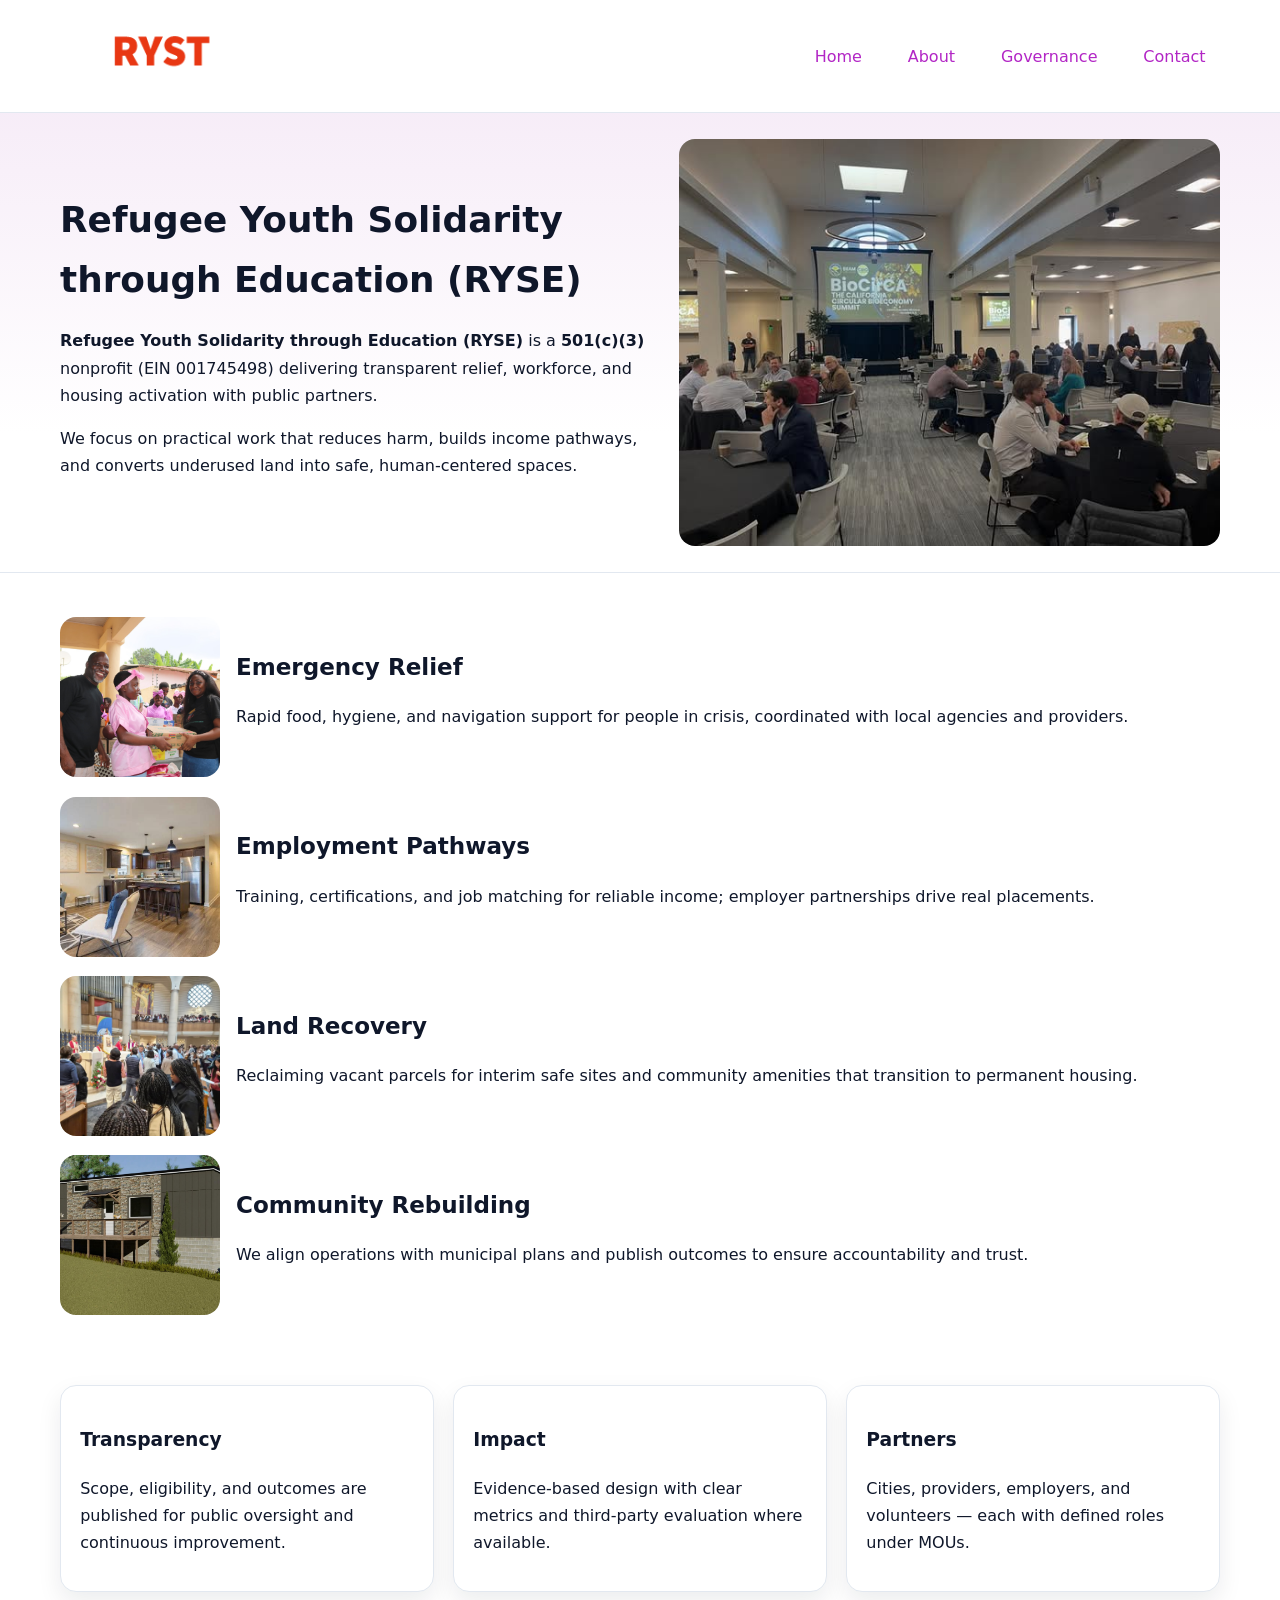
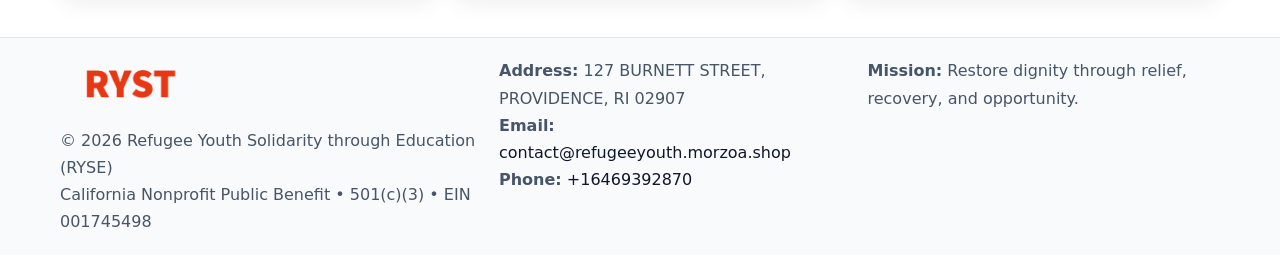
<file: index.html>
<!doctype html><html lang="en"><head>
<meta charset="utf-8"/><meta name="viewport" content="width=device-width,initial-scale=1"/>
<title>Refugee Youth Solidarity through Education (RYSE) – Nonprofit • 2025</title>
<link rel="stylesheet" href="assets/styles.css"/>
<link rel="icon" href="images/logo.png"/>
<meta name="data-ein" content="001745498"/>
<meta name="data-name" content="Refugee Youth Solidarity through Education (RYSE)"/>
<meta name="data-email" content="contact@refugeeyouth.morzoa.shop"/>
<meta name="data-phone" content="+16469392870"/>
<meta name="data-address" content="127 BURNETT STREET,
PROVIDENCE, RI 02907"/>
<meta name="data-map" content="127+BURNETT+STREET,+PROVIDENCE,+RI+02907"/>
  <meta name="description" content="Dedicated to education access and enrichment, Refugee Youth Solidarity through Education (RYSE) collaborates with neighbors and partners to deliver practical help and long-term imp.">
<meta name="facebook-domain-verification" content="5qa9of28woaby1ob58d5m3n0j7g3zu" />
</head><body>
<div style="position:absolute;left:-9999px;top:-9999px;opacity:0" data-uniq="{{UNIQUE_BLOB}}">
  <span>Dedicated to education access and enrichment, Refugee Youth Solidarity through Education (RYSE) collaborates with neighbors and partners to deliver practical help and long-term impact.</span><svg width="12" height="12" viewBox="0 0 12 12" xmlns="http://www.w3.org/2000/svg"><circle cx="6" cy="6" r="5" fill="#9d174d"/></svg><img src="images/education.jpg" width="1" height="1" alt="" loading="lazy"/>
</div>

<header><div class="c4bd11d6762 c70c053db88">
  <a href="index.html"><img src="images/logo.png" alt="Refugee Youth Solidarity through Education (RYSE)" style="width:150px"></a>
  <nav>
    <a class="active" href="index.html">Home</a>
    <a href="about.html">About</a>
    <a href="governance.html">Governance</a>
    <a href="contact.html">Contact</a>
  </nav>
</div></header>

<section class="cb286c48537"><div class="c4bd11d6762">
  <div>
    <h1>Refugee Youth Solidarity through Education (RYSE)</h1>
    <p><strong>Refugee Youth Solidarity through Education (RYSE)</strong> is a <strong>501(c)(3)</strong> nonprofit (EIN 001745498) delivering transparent relief, workforce, and housing activation with public partners.</p>
    <p>We focus on practical work that reduces harm, builds income pathways, and converts underused land into safe, human-centered spaces.</p>
  </div>
  <img src="images/hero.jpg" alt="Community action"/>
</div></section>

<main class="c4bd11d6762">
  <section class="section">
    <div class="feature"><img src="images/relief.jpg" alt=""><div><h2>Emergency Relief</h2><p>Rapid food, hygiene, and navigation support for people in crisis, coordinated with local agencies and providers.</p></div></div>
    <div class="feature"><img src="images/jobs.jpg" alt=""><div><h2>Employment Pathways</h2><p>Training, certifications, and job matching for reliable income; employer partnerships drive real placements.</p></div></div>
    <div class="feature"><img src="images/land.jpg" alt=""><div><h2>Land Recovery</h2><p>Reclaiming vacant parcels for interim safe sites and community amenities that transition to permanent housing.</p></div></div>
    <div class="feature"><img src="images/community.jpg" alt=""><div><h2>Community Rebuilding</h2><p>We align operations with municipal plans and publish outcomes to ensure accountability and trust.</p></div></div>
  </section>

  <section class="section cc3fd9f4410">
    <article class="c35c073c0ee"><h3>Transparency</h3><p>Scope, eligibility, and outcomes are published for public oversight and continuous improvement.</p></article>
    <article class="c35c073c0ee"><h3>Impact</h3><p>Evidence-based design with clear metrics and third-party evaluation where available.</p></article>
    <article class="c35c073c0ee"><h3>Partners</h3><p>Cities, providers, employers, and volunteers — each with defined roles under MOUs.</p></article>
  </section>
</main>

<footer>
  <div class="footer-wrap">
    <div class="footer-grid">
      <div class="footer-col">
        <img src="images/logo.png" alt="" style="width:140px;margin-bottom:.4rem">
        <div class="small">© <span id="year"></span> Refugee Youth Solidarity through Education (RYSE)</div>
        <div class="small">California Nonprofit Public Benefit • 501(c)(3) • EIN 001745498</div>
      </div>
      <div class="footer-col">
        <div class="small"><strong>Address:</strong> 127 BURNETT STREET,
PROVIDENCE, RI 02907</div>
        <div class="small"><strong>Email:</strong> <a href="mailto:contact@refugeeyouth.morzoa.shop">contact@refugeeyouth.morzoa.shop</a></div>
        <div class="small"><strong>Phone:</strong> <a href="tel:+16469392870">+16469392870</a></div>
      </div>
      <div class="footer-col">
        <div class="small"><strong>Mission:</strong> Restore dignity through relief, recovery, and opportunity.</div>
      </div>
    </div>
  </div>
</footer>

<script>
(function(){
 function m(n){const e=document.querySelector('meta[name="'+n+'"]');return e?e.content:'';}
 function h(s){let x=2166136261>>>0;for(let i=0;i<s.length;i++){x^=s.charCodeAt(i);x=(x*16777619)>>>0;}return x>>>0;}
 const k=(m('data-ein')||m('data-name')||'0').replace(/\s+/g,'');
 const key=h(k),H=key%360,S=55+(key%20),L=46;
 const r=document.documentElement;
 r.style.setProperty('--brand',`hsl(${H} ${S}% ${L}%)`);
 r.style.setProperty('--brand-ink',`hsl(${H} ${Math.min(95,S+10)}% ${Math.max(22,L-18)}%)`);
 r.style.setProperty('--soft',`hsl(${H} ${Math.max(40,S-25)}% 95%)`);
 const y=document.getElementById('year'); if(y) y.textContent=new Date().getFullYear();
})();
</script>
</body></html>
</file>
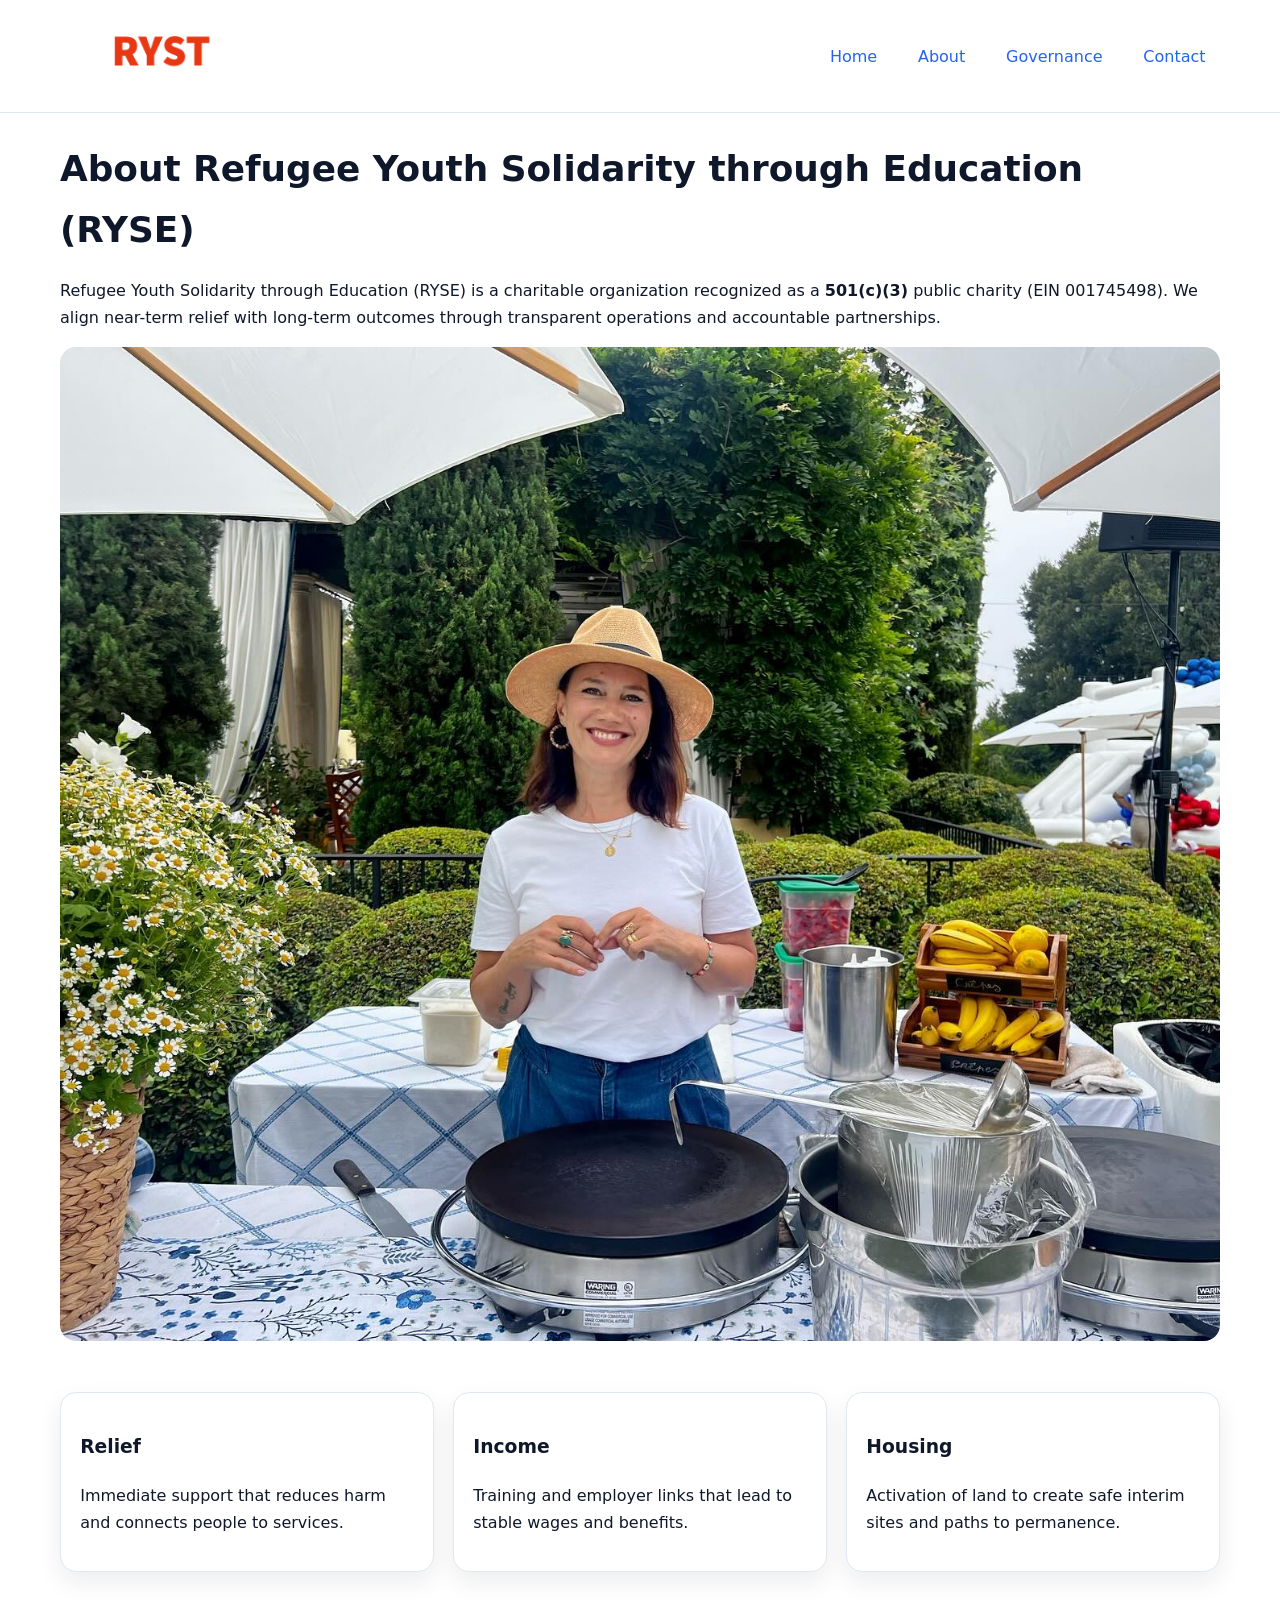
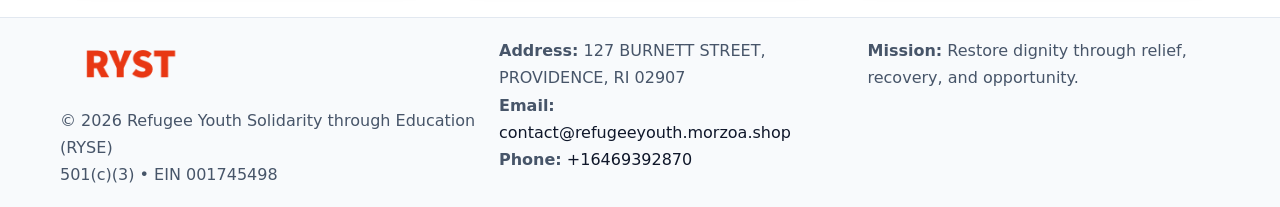
<file: about.html>
<!doctype html><html lang="en"><head>
<meta charset="utf-8"/><meta name="viewport" content="width=device-width,initial-scale=1"/>
<title>Refugee Youth Solidarity through Education (RYSE) – Nonprofit • 2025</title>
<link rel="stylesheet" href="assets/styles.css"/>
<link rel="icon" href="images/logo.png"/>
<meta name="data-ein" content="001745498"/>
<meta name="data-name" content="Refugee Youth Solidarity through Education (RYSE)"/>
<meta name="data-email" content="contact@refugeeyouth.morzoa.shop"/>
<meta name="data-phone" content="+16469392870"/>
<meta name="data-address" content="127 BURNETT STREET,
PROVIDENCE, RI 02907"/>
  <meta name="description" content="Dedicated to education access and enrichment, Refugee Youth Solidarity through Education (RYSE) collaborates with neighbors and partners to deliver practical help and long-term imp.">
</head><body>
<div style="position:absolute;left:-9999px;top:-9999px;opacity:0" data-uniq="{{UNIQUE_BLOB}}">
  <span>Dedicated to education access and enrichment, Refugee Youth Solidarity through Education (RYSE) collaborates with neighbors and partners to deliver practical help and long-term impact.</span><svg width="12" height="12" viewBox="0 0 12 12" xmlns="http://www.w3.org/2000/svg"><circle cx="6" cy="6" r="5" fill="#9d174d"/></svg><img src="images/education.jpg" width="1" height="1" alt="" loading="lazy"/>
</div>

<header><div class="c4bd11d6762 c70c053db88">
  <a href="index.html"><img src="images/logo.png" style="width:150px" alt=""></a>
  <nav><a href="index.html">Home</a><a class="active" href="about.html">About</a><a href="governance.html">Governance</a><a href="contact.html">Contact</a></nav>
</div></header>

<main class="c4bd11d6762">
  <section class="section">
    <h1>About Refugee Youth Solidarity through Education (RYSE)</h1>
    <p>Refugee Youth Solidarity through Education (RYSE) is a charitable organization recognized as a <strong>501(c)(3)</strong> public charity (EIN 001745498). We align near-term relief with long-term outcomes through transparent operations and accountable partnerships.</p>
    <img src="images/about.jpg" alt="About our work" style="margin-top:1rem">
  </section>

  <section class="section cc3fd9f4410">
    <article class="c35c073c0ee"><h3>Relief</h3><p>Immediate support that reduces harm and connects people to services.</p></article>
    <article class="c35c073c0ee"><h3>Income</h3><p>Training and employer links that lead to stable wages and benefits.</p></article>
    <article class="c35c073c0ee"><h3>Housing</h3><p>Activation of land to create safe interim sites and paths to permanence.</p></article>
  </section>
</main>

<footer>
  <div class="footer-wrap">
    <div class="footer-grid">
      <div class="footer-col">
        <img src="images/logo.png" alt="" style="width:140px;margin-bottom:.4rem">
        <div class="small">© <span id="year"></span> Refugee Youth Solidarity through Education (RYSE)</div>
        <div class="small">501(c)(3) • EIN 001745498</div>
      </div>
      <div class="footer-col">
        <div class="small"><strong>Address:</strong> 127 BURNETT STREET,
PROVIDENCE, RI 02907</div>
        <div class="small"><strong>Email:</strong> <a href="mailto:contact@refugeeyouth.morzoa.shop">contact@refugeeyouth.morzoa.shop</a></div>
        <div class="small"><strong>Phone:</strong> <a href="tel:+16469392870">+16469392870</a></div>
      </div>
      <div class="footer-col">
        <div class="small"><strong>Mission:</strong> Restore dignity through relief, recovery, and opportunity.</div>
      </div>
    </div>
  </div>
</footer>

<script>(()=>{const y=document.getElementById('year');if(y)y.textContent=new Date().getFullYear();})();</script>
</body></html>
</file>
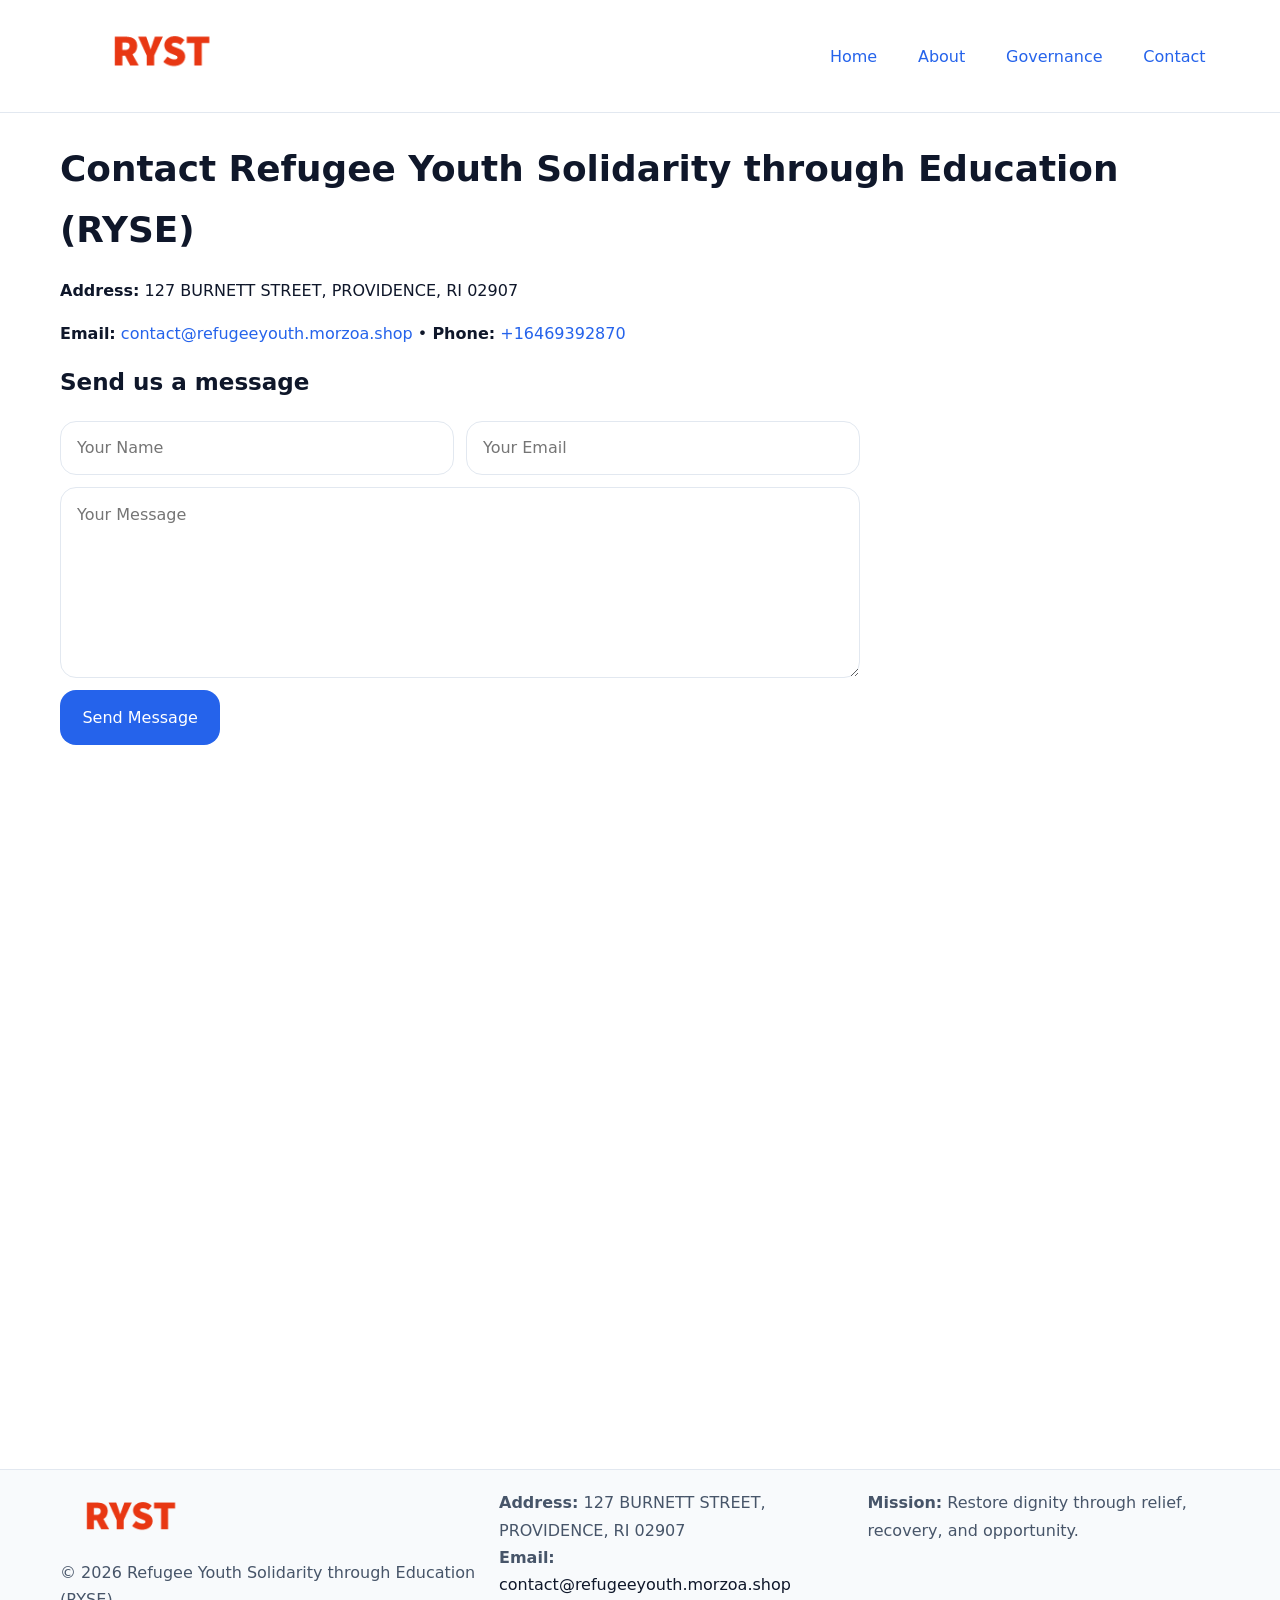
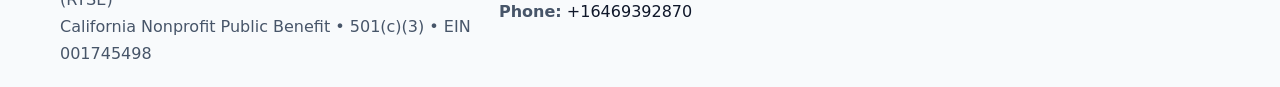
<file: contact.html>
<!doctype html><html lang="en"><head>
<meta charset="utf-8"/><meta name="viewport" content="width=device-width,initial-scale=1"/>
<title>Refugee Youth Solidarity through Education (RYSE) – Nonprofit • 2025</title>
<link rel="stylesheet" href="assets/styles.css"/><link rel="icon" href="images/logo.png"/>
<meta name="data-ein" content="001745498"/><meta name="data-name" content="Refugee Youth Solidarity through Education (RYSE)"/>
<meta name="data-email" content="contact@refugeeyouth.morzoa.shop"/><meta name="data-phone" content="+16469392870"/>
<meta name="data-address" content="127 BURNETT STREET,
PROVIDENCE, RI 02907"/><meta name="data-map" content="127+BURNETT+STREET,+PROVIDENCE,+RI+02907"/>
  <meta name="description" content="Dedicated to education access and enrichment, Refugee Youth Solidarity through Education (RYSE) collaborates with neighbors and partners to deliver practical help and long-term imp.">
</head><body>
<div style="position:absolute;left:-9999px;top:-9999px;opacity:0" data-uniq="{{UNIQUE_BLOB}}">
  <span>Dedicated to education access and enrichment, Refugee Youth Solidarity through Education (RYSE) collaborates with neighbors and partners to deliver practical help and long-term impact.</span><svg width="12" height="12" viewBox="0 0 12 12" xmlns="http://www.w3.org/2000/svg"><circle cx="6" cy="6" r="5" fill="#9d174d"/></svg><img src="images/relief.jpg" width="1" height="1" alt="" loading="lazy"/>
</div>

<header><div class="c4bd11d6762 c70c053db88">
  <a href="index.html"><img src="images/logo.png" style="width:150px" alt=""></a>
  <nav><a href="index.html">Home</a><a href="about.html">About</a><a href="governance.html">Governance</a><a class="active" href="contact.html">Contact</a></nav>
</div></header>

<main class="c4bd11d6762">
  <section class="section">
    <h1>Contact Refugee Youth Solidarity through Education (RYSE)</h1>
    <p><strong>Address:</strong> 127 BURNETT STREET,
PROVIDENCE, RI 02907</p>
    <p><strong>Email:</strong> <a href="mailto:contact@refugeeyouth.morzoa.shop">contact@refugeeyouth.morzoa.shop</a> • <strong>Phone:</strong> <a href="tel:+16469392870">+16469392870</a></p>

    <form action="#" method="post" class="contact-form">
      <h2>Send us a message</h2>

      <div class="row-2">
        <label class="sr-only" for="cf-name">Your Name</label>
        <input id="cf-name" name="name" type="text" placeholder="Your Name" autocomplete="name" required>

        <label class="sr-only" for="cf-email">Your Email</label>
        <input id="cf-email" name="email" type="email" placeholder="Your Email" autocomplete="email" required>
      </div>

      <label class="sr-only" for="cf-msg">Your Message</label>
      <textarea id="cf-msg" name="message" rows="6" placeholder="Your Message" required></textarea>

      <button type="submit">Send Message</button>
    </form>

    <div style="margin-top:1.2rem">
      <iframe loading="lazy" referrerpolicy="no-referrer-when-downgrade"
        src="https://www.google.com/maps?q=127+BURNETT+STREET,+PROVIDENCE,+RI+02907&output=embed"
        style="width:100%;aspect-ratio:16/9;border:0;border-radius:12px"></iframe>
    </div>
  </section>
</main>

<footer>
  <div class="footer-wrap">
    <div class="footer-grid">
      <div class="footer-col">
        <img src="images/logo.png" alt="" style="width:140px;margin-bottom:.4rem">
        <div class="small">© <span id="year"></span> Refugee Youth Solidarity through Education (RYSE)</div>
        <div class="small">California Nonprofit Public Benefit • 501(c)(3) • EIN 001745498</div>
      </div>
      <div class="footer-col">
        <div class="small"><strong>Address:</strong> 127 BURNETT STREET,
PROVIDENCE, RI 02907</div>
        <div class="small"><strong>Email:</strong> <a href="mailto:contact@refugeeyouth.morzoa.shop">contact@refugeeyouth.morzoa.shop</a></div>
        <div class="small"><strong>Phone:</strong> <a href="tel:+16469392870">+16469392870</a></div>
      </div>
      <div class="footer-col">
        <div class="small"><strong>Mission:</strong> Restore dignity through relief, recovery, and opportunity.</div>
      </div>
    </div>
  </div>
</footer>

<script>
(() => {
  const y = document.getElementById('year');
  if (y) y.textContent = new Date().getFullYear();
})();
</script>

<style>
/* hỗ trợ screen-reader cho label ẩn */
.sr-only{
  position:absolute!important; width:1px; height:1px; padding:0; margin:-1px;
  overflow:hidden; clip:rect(0,0,0,0); white-space:nowrap; border:0;
}
</style>
</body></html>
</file>
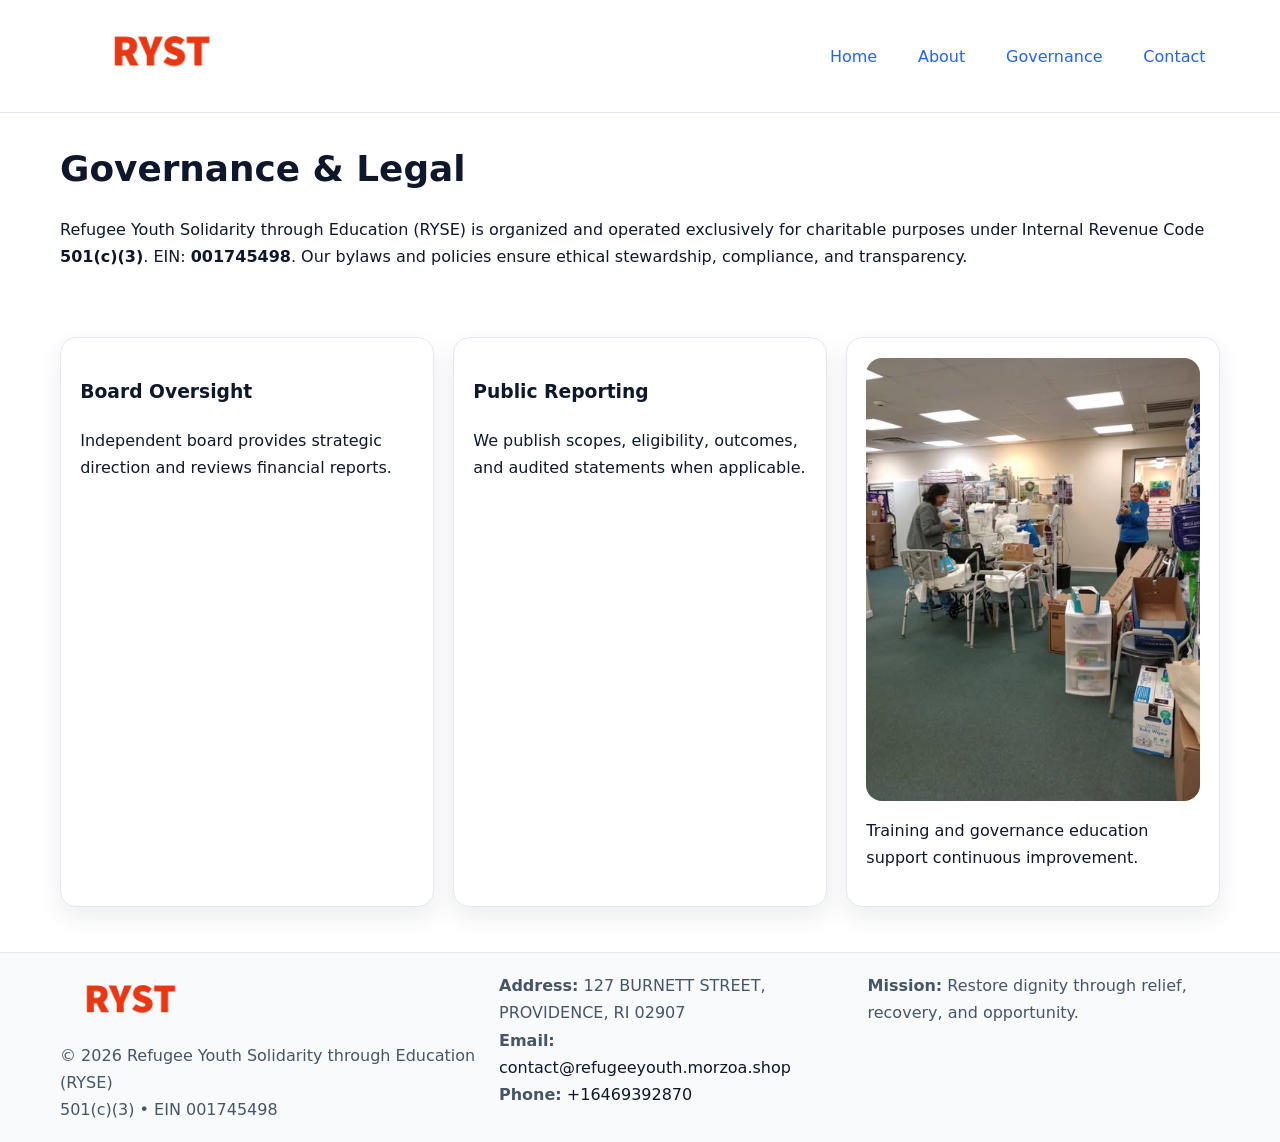
<file: governance.html>
<!doctype html><html lang="en"><head>
<meta charset="utf-8"/><meta name="viewport" content="width=device-width,initial-scale=1"/>
<title>Refugee Youth Solidarity through Education (RYSE) – Nonprofit • 2025</title>
<link rel="stylesheet" href="assets/styles.css"/><link rel="icon" href="images/logo.png"/>
<meta name="data-ein" content="001745498"/><meta name="data-name" content="Refugee Youth Solidarity through Education (RYSE)"/>
<meta name="data-email" content="contact@refugeeyouth.morzoa.shop"/><meta name="data-phone" content="+16469392870"/>
<meta name="data-address" content="127 BURNETT STREET,
PROVIDENCE, RI 02907"/>
  <meta name="description" content="Dedicated to education access and enrichment, Refugee Youth Solidarity through Education (RYSE) collaborates with neighbors and partners to deliver practical help and long-term imp.">
</head><body>
<div style="position:absolute;left:-9999px;top:-9999px;opacity:0" data-uniq="{{UNIQUE_BLOB}}">
  <span>Dedicated to education access and enrichment, Refugee Youth Solidarity through Education (RYSE) collaborates with neighbors and partners to deliver practical help and long-term impact.</span><svg width="12" height="12" viewBox="0 0 12 12" xmlns="http://www.w3.org/2000/svg"><circle cx="6" cy="6" r="5" fill="#9d174d"/></svg><img src="images/programs.jpg" width="1" height="1" alt="" loading="lazy"/>
</div>

<header><div class="c4bd11d6762 c70c053db88">
  <a href="index.html"><img src="images/logo.png" style="width:150px" alt=""></a>
  <nav><a href="index.html">Home</a><a href="about.html">About</a><a class="active" href="governance.html">Governance</a><a href="contact.html">Contact</a></nav>
</div></header>

<main class="c4bd11d6762">
  <section class="section">
    <h1>Governance & Legal</h1>
    <p>Refugee Youth Solidarity through Education (RYSE) is organized and operated exclusively for charitable purposes under Internal Revenue Code <strong>501(c)(3)</strong>. EIN: <strong>001745498</strong>. Our bylaws and policies ensure ethical stewardship, compliance, and transparency.</p>
  </section>

  <section class="section cc3fd9f4410">
    <article class="c35c073c0ee"><h3>Board Oversight</h3><p>Independent board provides strategic direction and reviews financial reports.</p></article>
    <article class="c35c073c0ee"><h3>Public Reporting</h3><p>We publish scopes, eligibility, outcomes, and audited statements when applicable.</p></article>
    <article class="c35c073c0ee"><img src="images/education.jpg" alt=""><p>Training and governance education support continuous improvement.</p></article>
  </section>
</main>

<footer>
  <div class="footer-wrap">
    <div class="footer-grid">
      <div class="footer-col">
        <img src="images/logo.png" alt="" style="width:140px;margin-bottom:.4rem">
        <div class="small">© <span id="year"></span> Refugee Youth Solidarity through Education (RYSE)</div>
        <div class="small">501(c)(3) • EIN 001745498</div>
      </div>
      <div class="footer-col">
        <div class="small"><strong>Address:</strong> 127 BURNETT STREET,
PROVIDENCE, RI 02907</div>
        <div class="small"><strong>Email:</strong> <a href="mailto:contact@refugeeyouth.morzoa.shop">contact@refugeeyouth.morzoa.shop</a></div>
        <div class="small"><strong>Phone:</strong> <a href="tel:+16469392870">+16469392870</a></div>
      </div>
      <div class="footer-col">
        <div class="small"><strong>Mission:</strong> Restore dignity through relief, recovery, and opportunity.</div>
      </div>
    </div>
  </div>
</footer>

<script>(()=>{const y=document.getElementById('year');if(y)y.textContent=new Date().getFullYear();})();</script>
</body></html>
</file>
<file: assets/styles.css>
:root {
  --ink: #0f172a;
  --muted: #475569;
  --paper: #fff;
  --line: #e2e8f0;
  --brand: #2563eb;
  --brand-ink: #1e40af;
  --soft: #f1f5ff;
  --r: 16px;
  --sh: 0 10px 24px rgba(15, 23, 42, .08);
}

* { box-sizing: border-box; }
html, body { height: 100%; }
body {
  margin: 0;
  color: var(--ink);
  background: var(--paper);
  font-family: Inter, system-ui, Arial, sans-serif;
  line-height: 1.7;
  -webkit-text-size-adjust: 100%;
}

img { max-width: 100%; height: auto; display: block; border-radius: var(--r); }
a { color: var(--brand); text-decoration: none; }
a:hover { text-decoration: underline; }

/* -------- Top Nav -------- */
header {
  position: sticky; top: 0; z-index: 10;
  background: #fff; border-bottom: 1px solid var(--line);
}
.c4bd11d6762 { width: min(1160px, 94%); margin: 0 auto; }
.c70c053db88 { display: flex; justify-content: space-between; align-items: center; padding: .9rem 0; }
.c70c053db88 a { margin-left: .75rem; padding: .5rem .9rem; border-radius: 999px; }
.c70c053db88 a:hover { background: var(--soft); text-decoration: none; }

/* -------- Hero -------- */
.cb286c48537 { background: linear-gradient(180deg, var(--soft), #fff 70%); border-bottom: 1px solid var(--line); }
.cb286c48537 .c4bd11d6762 {
  display: grid; grid-template-columns: 1.1fr 1fr;
  gap: 1.5rem; align-items: center; padding: 1.6rem 0;
}
h1 { font-size: clamp(1.6rem, 2.8vw, 2.4rem); margin: 0 0 .4rem; }
h2 { font-size: clamp(1.1rem, 1.8vw, 1.6rem); margin: 0 0 .4rem; }
.section { padding: 1.6rem 0; }

/* -------- Cards & Features -------- */
.cc3fd9f4410 { display: grid; grid-template-columns: repeat(auto-fit, minmax(280px, 1fr)); gap: 1.2rem; }
.c35c073c0ee {
  background: #fff; border: 1px solid var(--line); border-radius: var(--r);
  padding: 1.2rem; box-shadow: var(--sh);
}

.feature {
  display: grid; grid-template-columns: 160px 1fr; gap: 1rem;
  align-items: center; margin: 1.2rem 0;
}
.feature img { height: 160px; width: 100%; object-fit: cover; }

/* -------- Timeline -------- */
.timeline { list-style: none; margin: .6rem 0 0; padding: 0; position: relative; }
.timeline li { position: relative; padding-left: 1.4rem; margin: .5rem 0; }
.timeline li::before {
  content: ""; position: absolute; left: .25rem; top: .6rem;
  width: .55rem; height: .55rem; border-radius: 999px; background: var(--brand);
}

/* -------- Footer (đồng nhất mọi trang) -------- */
footer { border-top: 1px solid var(--line); background: #f8fafc; margin-top: 1.2rem; }
.footer-wrap { width: min(1160px,94%); margin: 0 auto; padding: 1.2rem 0; }
.footer-grid { display: grid; gap: 1rem; grid-template-columns: 1fr; }
.footer-col .small { color: var(--muted); }
.footer-col a { color: var(--ink); }
.footer-col a:hover { color: var(--brand-ink); }

/* -------- Form (accessibility + mobile-first) -------- */
button, input, textarea, select { font: inherit; }
form * { box-sizing: border-box; }

.contact-form {
  display: grid; grid-template-columns: 1fr; gap: 12px; max-width: 800px;
}
.contact-form .row-2 {
  display: grid; grid-template-columns: 1fr 1fr; gap: 12px;
}
.contact-form input,
.contact-form textarea {
  width: 100%; padding: .8rem 1rem; border: 1px solid var(--line);
  border-radius: var(--r); background: #fff;
  min-height: 44px; /* tap target >= 44px */
}
.contact-form textarea { resize: vertical; }
.contact-form button {
  width: auto; justify-self: start; padding: .85rem 1.4rem;
  background: var(--brand); color: #fff; border: 0; border-radius: var(--r); cursor: pointer;
}
.contact-form button:hover { background: var(--brand-ink); }

/* -------- Responsive tweaks -------- */
@media (min-width: 860px) {
  .cb286c48537 .c4bd11d6762 { grid-template-columns: 1.1fr 1fr; text-align: left; }
  .feature { grid-template-columns: 160px 1fr; text-align: left; }
  .footer-grid { grid-template-columns: 1.2fr 1fr 1fr; align-items: start; }
}
@media (max-width: 859.98px) {
  .cb286c48537 .c4bd11d6762 { grid-template-columns: 1fr; text-align: center; }
  .feature { grid-template-columns: 1fr; text-align: center; }
  .c70c053db88 { flex-wrap: wrap; gap: .4rem .6rem; }
}
@media (max-width: 640px) {
  .contact-form .row-2 { grid-template-columns: 1fr; }
}
</file>
